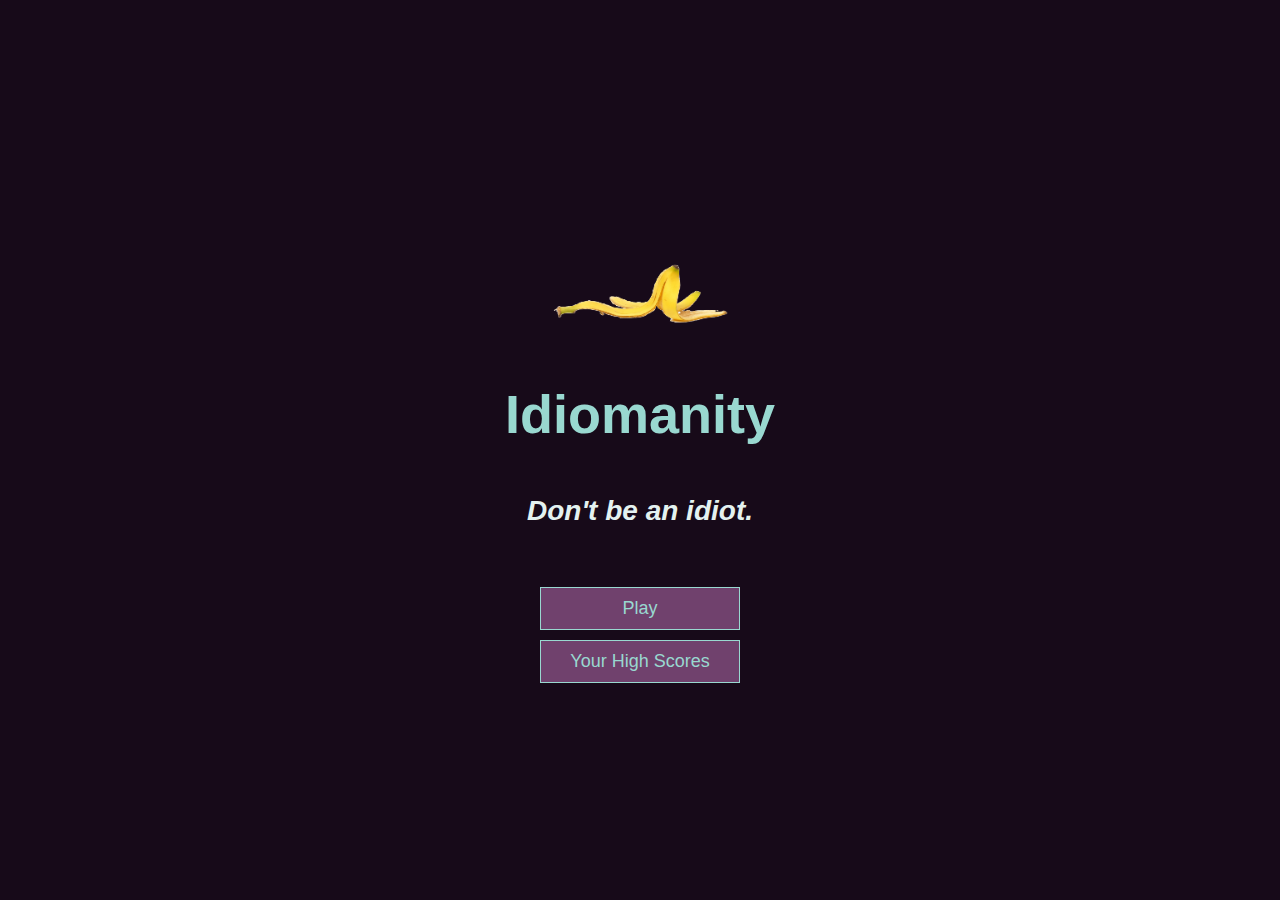
<file: index.html>
<!DOCTYPE html>
<html lang="en">

<head>
    <meta charset="UTF-8">
    <meta name="description" content="Idiomanity">
    <meta name="viewport" content="width=device-width, initial-scale=1.0">
    <meta itemprop="description" content="Idiomanity">
    <meta itemprop="image" content="icon.png">
    <meta itemprop="name" content="Idiomanity">
    <title>Don't be an idiot.</title>

    <link rel="icon" sizes="192x192" href="icon.png">
    <link rel="stylesheet" href="app.css">
</head>

<body>
    <div class="container">
        <div id="home" class="flex-center flex-column">
            <img src="idiomanity-logo.png" alt="Idiomanity Logo" height="175" background-color="#ffffff">
            <h1>Idiomanity</h1>
            <h2 id="tagline">Don't be an idiot.</h2>
            <a class="btn" href="/game.html">Play</a>
            <a class="btn" href="/highscores.html">Your High Scores</a>
        </div>
    </div>
</body>

</html>
</file>
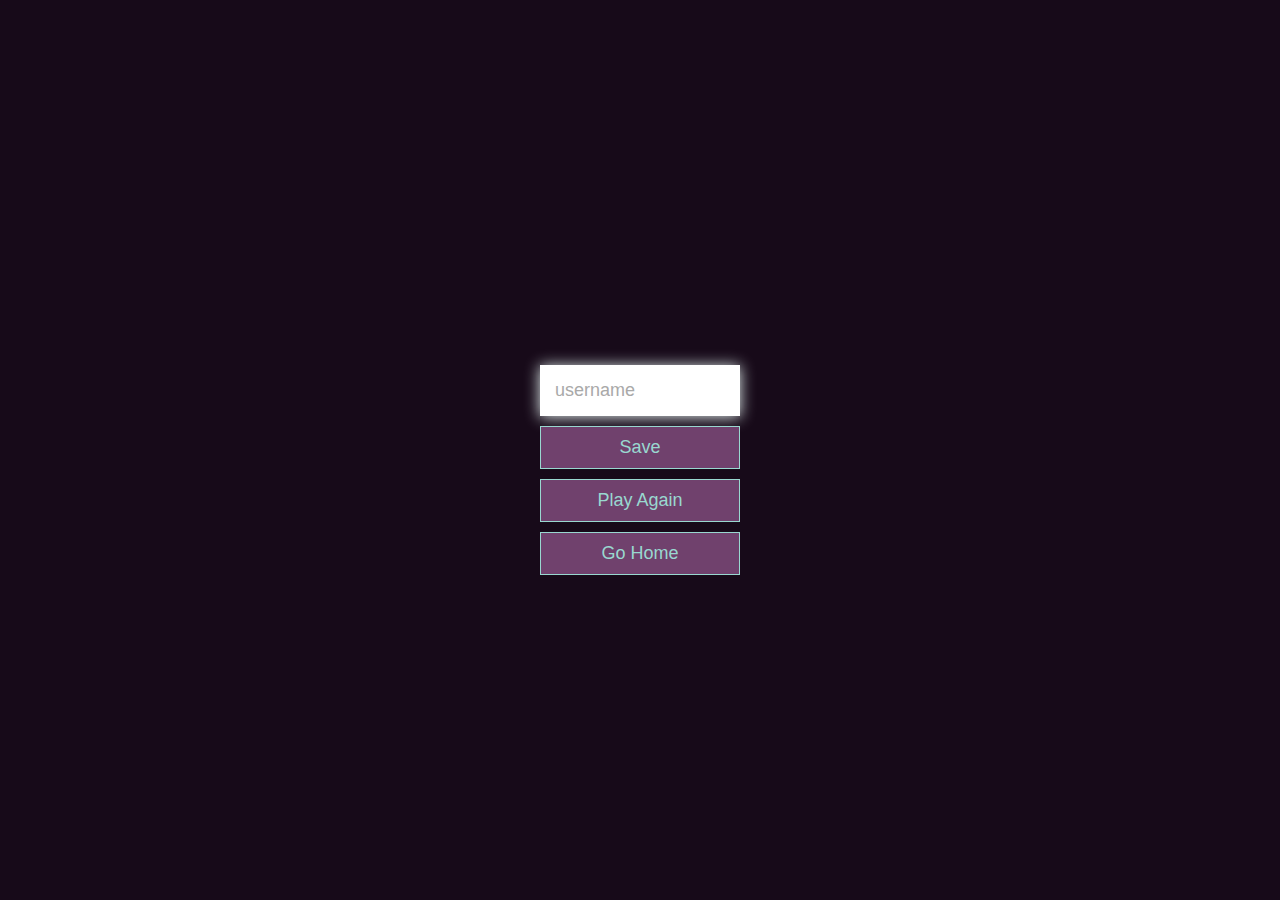
<file: end.html>
<!DOCTYPE html>
<html lang="en">

<head>
    <meta charset="UTF-8" />
    <meta name="viewport" content="width=device-width, initial-scale=1.0" />
    <meta http-equiv="X-UA-Compatible" content="ie=edge" />
    <title>Congrats!</title>
    <link rel="stylesheet" href="app.css" />
</head>

<body>
    <div class="container">
        <div id="end" class="flex-center flex-column">
            <h1 id="finalScore"></h1>
            <form>
                <input type="text" name="username" id="username" placeholder="username" />
                <button type="submit" class="btn" id="saveScoreBtn" onclick="saveHighScore(event)" disabled>
                    Save
                </button>
            </form>
            <a class="btn" href="/game.html">Play Again</a>
            <a class="btn" href="/">Go Home</a>
        </div>
    </div>
    <script src="end.js"></script>
</body>

</html>
</file>
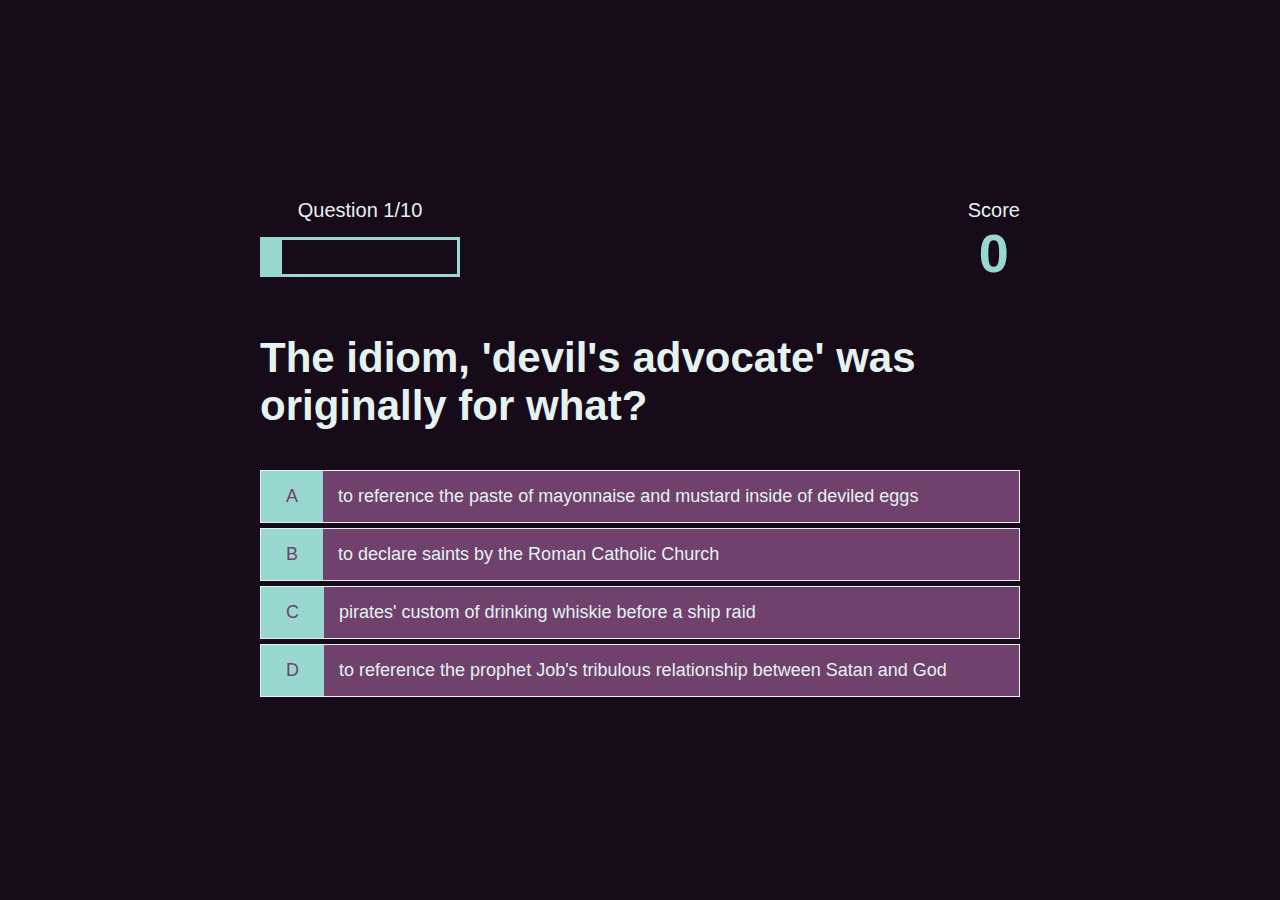
<file: game.html>
<!DOCTYPE html>
<html lang="en">

<head>
    <meta charset="UTF-8" />
    <meta name="viewport" content="width=device-width, initial-scale=1.0" />
    <meta http-equiv="X-UA-Compatible" content="ie=edge" />
    <title>Quick Quiz - Play</title>
    <link rel="stylesheet" href="app.css" />
    <link rel="stylesheet" href="game.css" />
</head>

<body>
    <div class="container">
        <div id="loader"></div>
        <div id="game" class="justify-center flex-column hidden">
            <div id="hud">
                <div id="hud-item">
                    <p id="progressText" class="hud-prefix">
                        Question
                    </p>
                    <div id="progressBar">
                        <div id="progressBarFull"></div>
                    </div>
                </div>
                <div id="hud-item">
                    <p class="hud-prefix">
                        Score
                    </p>
                    <h1 class="hud-main-text" id="score">
                        0
                    </h1>
                </div>
            </div>
            <h2 id="question"></h2>
            <div class="choice-container">
                <p class="choice-prefix">A</p>
                <p class="choice-text" data-number="1"></p>
            </div>
            <div class="choice-container">
                <p class="choice-prefix">B</p>
                <p class="choice-text" data-number="2"></p>
            </div>
            <div class="choice-container">
                <p class="choice-prefix">C</p>
                <p class="choice-text" data-number="3"></p>
            </div>
            <div class="choice-container">
                <p class="choice-prefix">D</p>
                <p class="choice-text" data-number="4"></p>
            </div>
        </div>
    </div>
    <script src="game.js"></script>
</body>

</html>
</file>
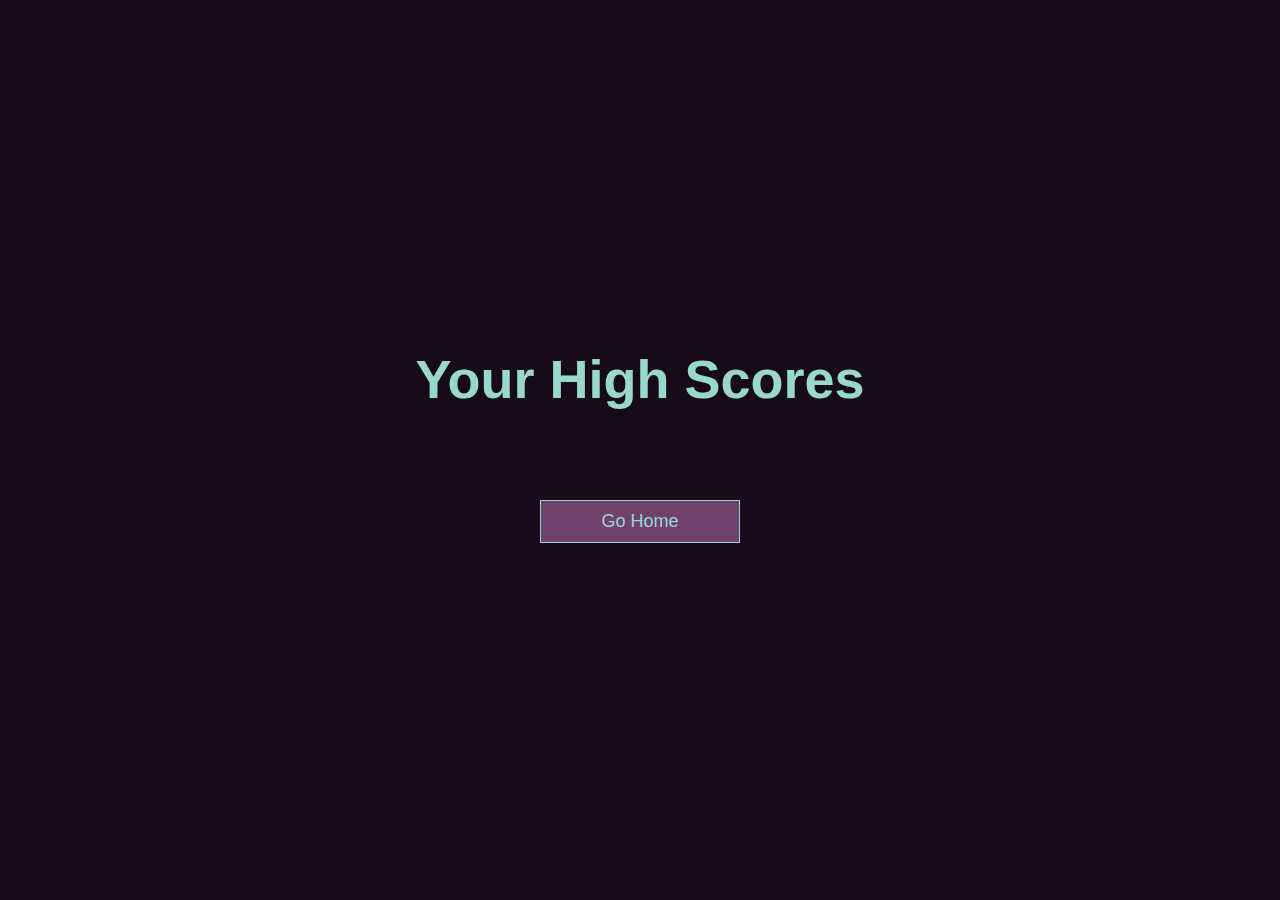
<file: highscores.html>
<!DOCTYPE html>
<html lang="en">

<head>
    <meta charset="UTF-8" />
    <meta name="viewport" content="width=device-width, initial-scale=1.0" />
    <meta http-equiv="X-UA-Compatible" content="ie=edge" />
    <title>Your High Scores</title>
    <link rel="stylesheet" href="app.css" />
    <link rel="stylesheet" href="highscores.css" />
</head>

<body>
    <div class="container">
        <div id="highScores" class="flex-center flex-column">
            <h1 id="finalScore">Your High Scores</h1>
            <ul id="highScoresList"></ul>
            <a class="btn" href="/">Go Home</a>
        </div>
    </div>
    <script src="highscores.js"></script>
</body>

</html>
</file>
<file: app.css>
/* https://colorhunt.co/palette/155973 */

:root {
  background-color: #170a19;
  font-size: 62.5%;
}

* {
  box-sizing: border-box;
  font-family: Arial, Helvetica, sans-serif;
  margin: 0;
  padding: 0;
  color: #e4f2f0;
}

h1,
h2,
h3,
h4 {
  margin-bottom: 1rem;
}

h1 {
  font-size: 5.4rem;
  color: #99d8d0;
  margin-bottom: 5rem;
}

h1 > span {
  font-size: 2.4rem;
  font-weight: 500;
}

h2 {
  font-size: 4.2rem;
  margin-bottom: 4rem;
  font-weight: 700;
}

#tagline {
  font-size: 2.8rem;
  margin-bottom: 6rem;
  font-weight: 700;
  font-style: italic;
}

h3 {
  font-size: 2.8rem;
  font-weight: 500;
}

input#username {
  color: #170a19;
}

/* UTILITIES */

.container {
  width: 100vw;
  height: 100vh;
  display: flex;
  justify-content: center;
  align-items: center;
  max-width: 80rem;
  margin: 0 auto;
  padding: 2rem;
}

.container > * {
  width: 100%;
}

.flex-column {
  display: flex;
  flex-direction: column;
}

.flex-center {
  justify-content: center;
  align-items: center;
}

.justify-center {
  justify-content: center;
}

.text-center {
  text-align: center;
}

.hidden {
  display: none;
}

/* BUTTONS */
.btn {
  font-size: 1.8rem;
  padding: 1rem 0;
  width: 20rem;
  text-align: center;
  border: 0.1rem solid #99d8d0;
  margin-bottom: 1rem;
  text-decoration: none;
  color: #99d8d0;
  background-color: #70416d;
}

.btn:hover {
  cursor: pointer;
  box-shadow: 0 0.4rem 1.4rem 0 #e4f2f0;
  transform: translateY(-0.1rem);
  transition: transform 150ms;
}

.btn[disabled]:hover {
  cursor: not-allowed;
  box-shadow: none;
  transform: none;
}

/* FORMS */
form {
  width: 100%;
  display: flex;
  flex-direction: column;
  align-items: center;
}

input {
  margin-bottom: 1rem;
  width: 20rem;
  padding: 1.5rem;
  font-size: 1.8rem;
  border: none;
  box-shadow: 0 0.1rem 1.4rem 0 #e4f2f0;
}

input::placeholder {
  color: darkgrey;
}
</file>
<file: game.css>
/* https://colorhunt.co/palette/155973 */

.choice-container {
  display: flex;
  margin-bottom: 0.5rem;
  width: 100%;
  font-size: 1.8rem;
  border: 0.1rem solid #e4f2f0;
  background-color: #70416d;
}

.choice-container:hover {
  cursor: pointer;
  box-shadow: 0 0.4rem 1.4rem 0 #e4f2f0;
  transform: translateY(-0.1rem);
  transition: transform 150ms;
}

.choice-prefix {
  padding: 1.5rem 2.5rem;
  background-color: #99d8d0;
  color: #70416d;
}

.choice-text {
  padding: 1.5rem;
  width: 100%;
}

.correct {
  background-color: darkgreen;
}

.incorrect {
  background-color: darkred;
}

/* HUD */

#hud {
  display: flex;
  justify-content: space-between;
}

.hud-prefix {
  text-align: center;
  font-size: 2rem;
}

.hud-main-text {
  text-align: center;
}

#progressBar {
  width: 20rem;
  height: 4rem;
  border: 0.3rem solid #99d8d0;
  margin-top: 1.5rem;
}

#progressBarFull {
  height: 3.4rem;
  background-color: #99d8d0;
  width: 0%;
}

/* LOADER */
#loader {
  border: 1.6rem solid #70416d;
  border-radius: 50%;
  border-top: 1.6rem solid #99d8d0;
  width: 12rem;
  height: 12rem;
  animation: spin 2s linear infinite;
}

@keyframes spin {
  0% {
    transform: rotate(0deg);
  }
  100% {
    transform: rotate(360deg);
  }
}
</file>
<file: highscores.css>
#highScoresList {
  list-style: none;
  padding-left: 0;
  margin-bottom: 4rem;
}

.high-score {
  font-size: 2.8rem;
  margin-bottom: 0.5rem;
}

.high-score:hover {
  transform: scale(1.025);
}
</file>
